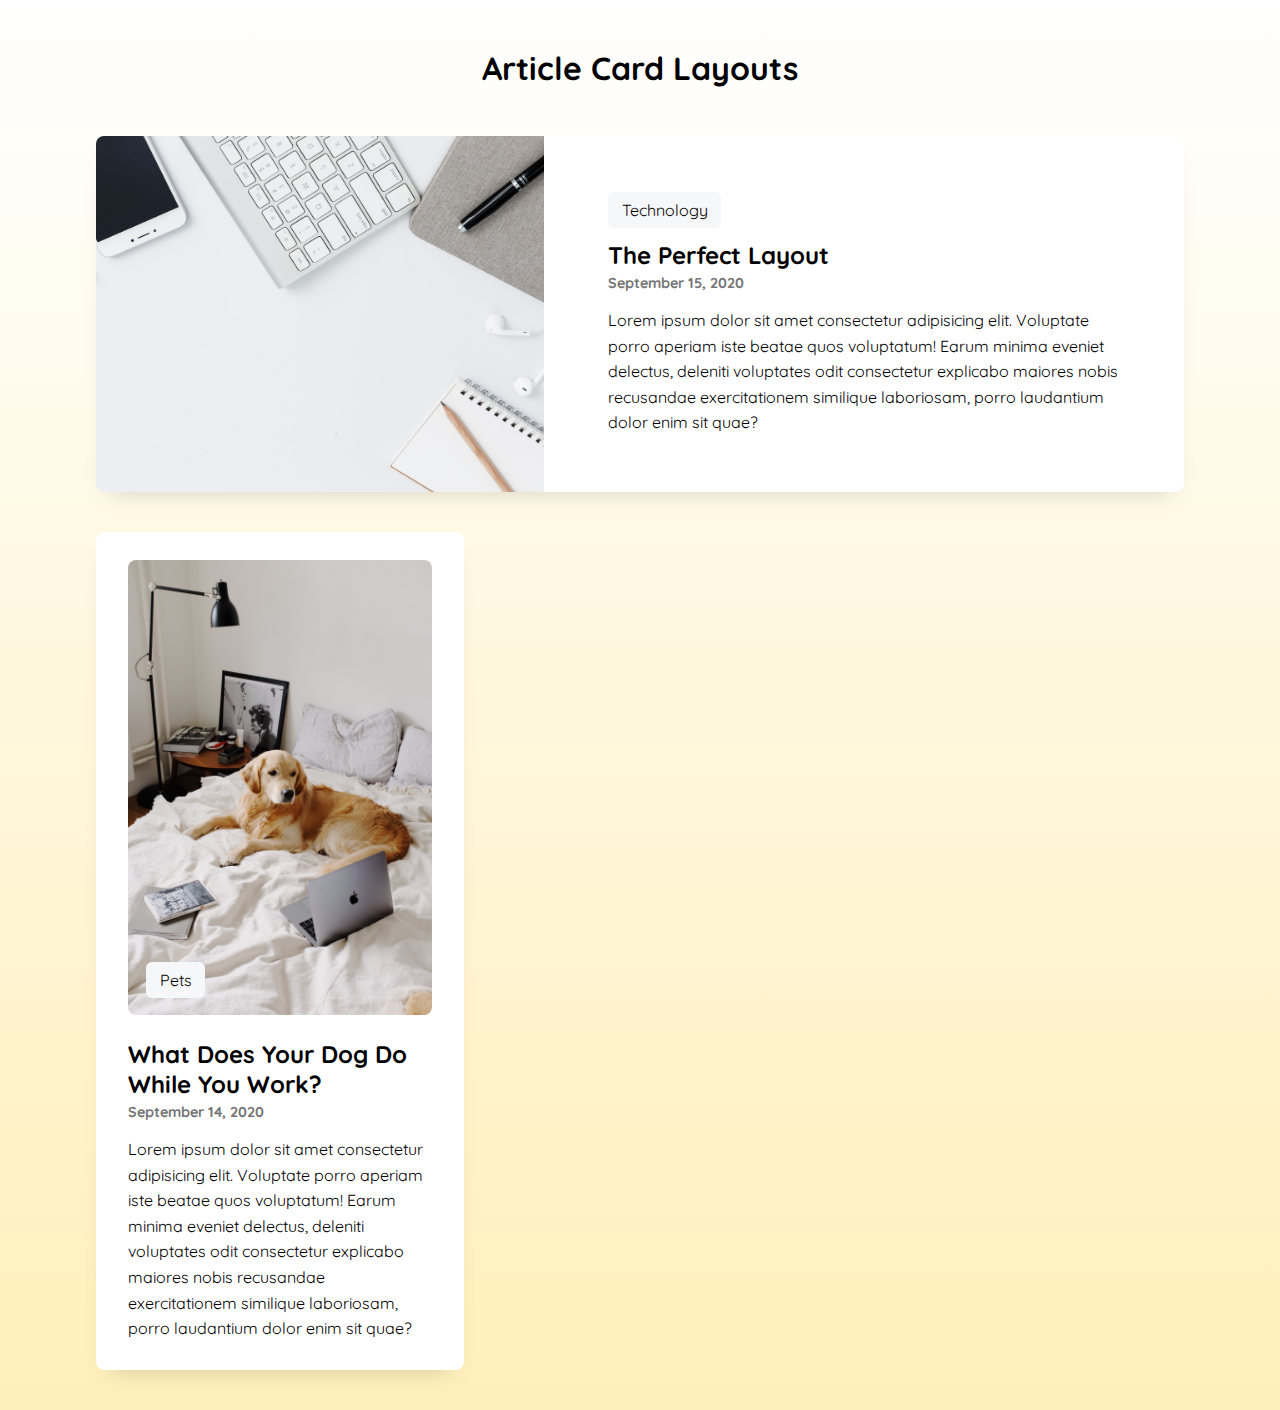
<file: article-cards/index.html>
<!DOCTYPE html>
<html lang="en-US">
<head>
    <meta charset="UTF-8">
    <meta name="viewport" content="width=device-width, initial-scale=1.0">
    <link href="https://fonts.googleapis.com/css2?family=Quicksand:wght@400;700&display=swap" rel="preload stylesheet" as="style">
    <link rel="preload stylesheet" as="style" href="./style.css">
    <title>UI Components | Article Cards</title>
</head>
<body>
    <main class="container">
        <h1 class="title">Article Card Layouts</h1>
        <div class="articles-grid">
            <article class="article--horiz-wide article-card">
                <figure class="article__fig">
                    <img src="./images/computer-desk.jpg" alt="Desk with computer and office supplies" class="article__fig__img article--wide__fig__img">
                </figure>
                <div class="article__desc">
                    <span class="article__desc__chip">Technology</span>
                    <h2 class="article__desc__title">The Perfect Layout</h2>
                    <h3 class="article__desc__date">September 15, 2020</h3>
                    <p class="article__desc__info">Lorem ipsum dolor sit amet consectetur adipisicing elit. Voluptate porro aperiam iste beatae quos voluptatum! Earum minima eveniet delectus, deleniti voluptates odit consectetur explicabo maiores nobis recusandae exercitationem similique laboriosam, porro laudantium dolor enim sit quae?</p>
                </div>
            </article>
            <article class="article--vert article-card">
                <figure class="article__fig article--vert__fig">
                    <img src="./images/bed-dog.jpg" alt="Dog laying on bed with computer and books" class="article__fig__img article--vert__fig__img">
                    <span class="article__desc__chip article--vert__chip">Pets</span>
                </figure>
                <div class="article__desc article--vert__desc">
                    <h2 class="article__desc__title">What Does Your Dog Do While You Work?</h2>
                    <h3 class="article__desc__date">September 14, 2020</h3>
                    <p class="article__desc__info">Lorem ipsum dolor sit amet consectetur adipisicing elit. Voluptate porro aperiam iste beatae quos voluptatum! Earum minima eveniet delectus, deleniti voluptates odit consectetur explicabo maiores nobis recusandae exercitationem similique laboriosam, porro laudantium dolor enim sit quae?</p>
                </div>
            </article>
        </div>
    </main>
</body>
</html>
</file>
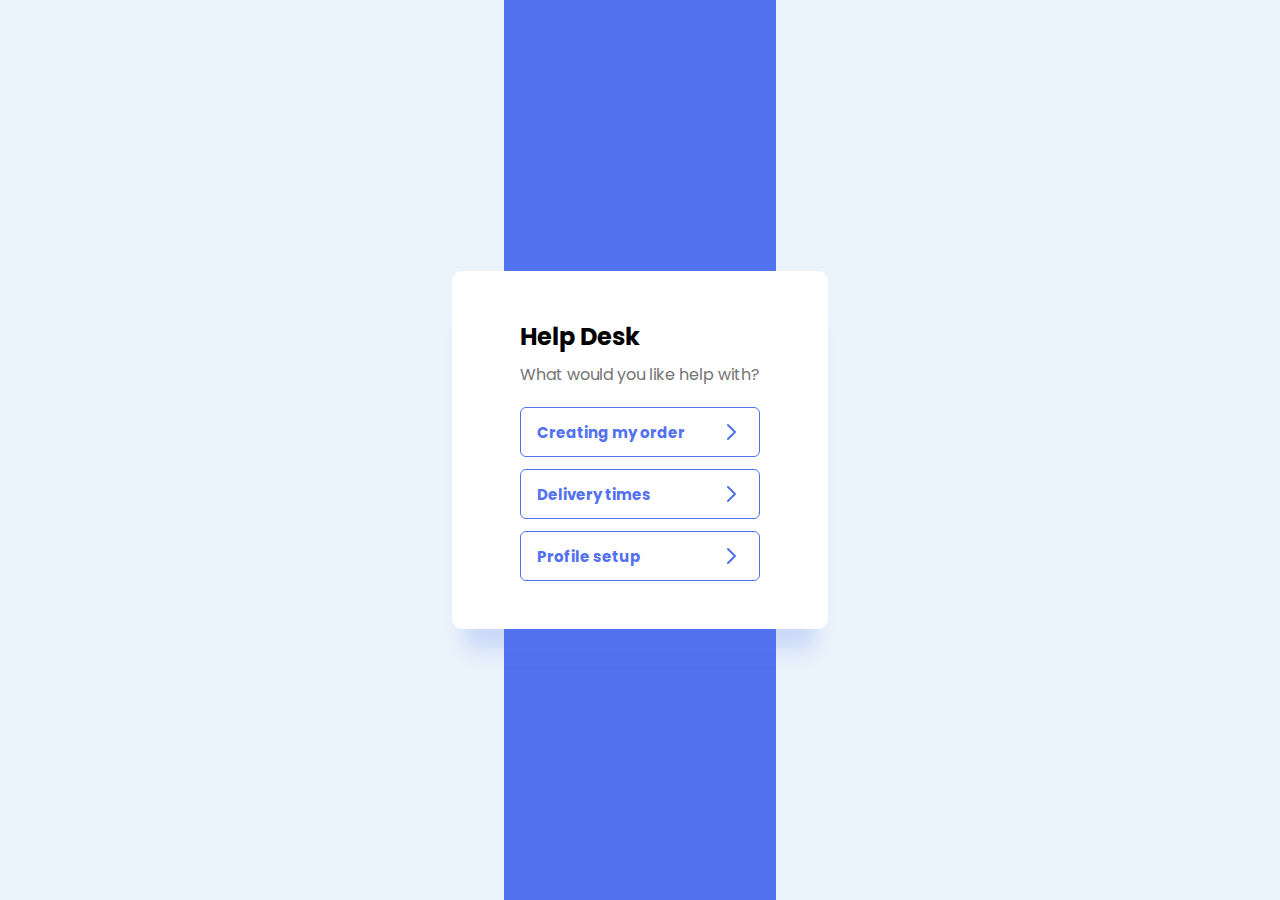
<file: card-with-stripe-bg/index.html>
<!DOCTYPE html>
<html lang="en-US">

<head>
    <meta charset="UTF-8">
    <meta http-equiv="X-UA-Compatible" content="IE=edge">
    <meta name="viewport" content="width=device-width, initial-scale=1.0">
    <title>UI Card</title>
    <link rel="preconnect" href="https://fonts.gstatic.com">
    <link href="https://fonts.googleapis.com/css2?family=Poppins:wght@400;700&display=swap" rel="stylesheet">
    <link rel="stylesheet" href="./style.css">
</head>

<body>
    <div class="vert-stripe"></div>
    <article class="card">
        <h2 class="card__title">Help Desk</h2>
        <p class="card__desc">What would you like help with?</p>
        <button class="card__btn">
            <span>Creating my order</span>
            <svg class="chevron-icon--right" fill="none" stroke="currentColor" viewBox="0 0 24 24"
                xmlns="http://www.w3.org/2000/svg">
                <path stroke-linecap="round" stroke-linejoin="round" stroke-width="2" d="M9 5l7 7-7 7"></path>
            </svg>
        </button>
        <button class="card__btn">
            <span>Delivery times</span>
            <svg class="chevron-icon--right" fill="none" stroke="currentColor" viewBox="0 0 24 24"
                xmlns="http://www.w3.org/2000/svg">
                <path stroke-linecap="round" stroke-linejoin="round" stroke-width="2" d="M9 5l7 7-7 7"></path>
            </svg>
        </button>
        <button class="card__btn">
            <span>Profile setup</span>
            <svg class="chevron-icon--right" fill="none" stroke="currentColor" viewBox="0 0 24 24"
                xmlns="http://www.w3.org/2000/svg">
                <path stroke-linecap="round" stroke-linejoin="round" stroke-width="2" d="M9 5l7 7-7 7"></path>
            </svg>
        </button>
    </article>
</body>

</html>
</file>
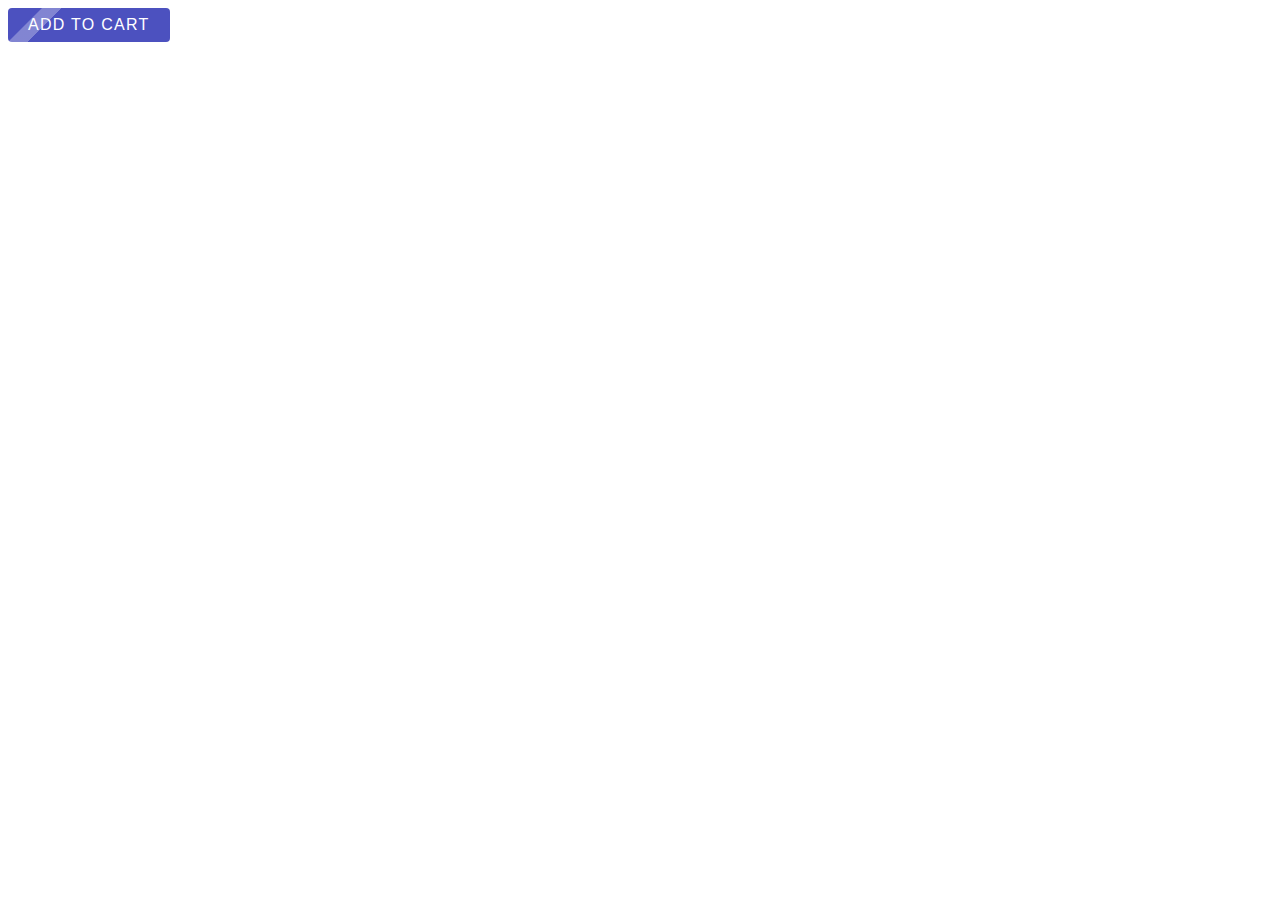
<file: shiny-button/index.html>
<!DOCTYPE html>
<html lang="en-US">
<head>
    <meta charset="UTF-8">
    <meta name="viewport" content="width=device-width, initial-scale=1.0">
    <style>
        button {
            position: relative;
            padding: .5rem 1.25rem;
            background-color: #4C51BF;
            color: #fff;
            border: none;
            cursor: pointer;
            border-radius: 4px;
            font-family: 'Segoe UI', Tahoma, Geneva, Verdana, sans-serif;
            letter-spacing: .08em;
            font-size: 1rem;
            text-transform: uppercase;
        }

        /* Shiny Layer */
        button:before {
            content: '';
            position: absolute;
            top: 0;
            left: 0;
            z-index: 2;
            background: white;
            opacity: 0.3;
            height: 100%;
            width: 100%;
            transform: skewX(-45deg);
            background: linear-gradient(to right, white, white 20px, transparent 20px);
            transform-origin: left bottom;
            animation: shine 10s ease-in infinite;
        }

        /* Button Animation */
        @keyframes shine {
            0% {
                transform: skewX(-45deg) translateX(-100%);
            }

            10% {
                transform: skewX(-45deg) translateX(100%);
            }

            100% {
                transform: skewX(-45deg) translateX(100%);
            }
        }
    </style>
    <title>Shiny Button</title>
</head>
<body>
    <button>Add to Cart</button>
</body>
</html>
</file>
<file: article-cards/style.css>
* {
    margin: 0;
    padding: 0;
    box-sizing: border-box;
    font-family: 'Quicksand', sans-serif;
}

body {
    /* Reverse margin collapse */
    display: flex;
    flex-direction: column;
    background: #FFEFBA;  /* fallback for old browsers */
    background: linear-gradient(to bottom, #fff, #ffefba);
    min-height: 100vh;
}

.container {
    max-width: 68rem;
    width: 92.5%;
    margin: 0 auto;
}

.title {
    margin: 3rem 0;
    text-align: center;
}

.article-card {
    margin-bottom: 2.5rem;
    border-radius: 8px;
    background-color: #fff;
    box-shadow: 0 13px 23px -14px rgba(0, 0, 0, .175);
}

.article--horiz-wide {
    display: grid;
    grid-template-columns: 1.75fr 2.5fr;
}

.article--vert {
    width: 23rem;
    padding: 1.75rem 2rem;
}

.article__fig {
    width: 100%;
}

.article__fig__img {
    display: block;
    width: 100%;
    height: auto;
}

.article--wide__fig__img {
    object-fit: cover;
    height: 100%;
    border-radius: 8px 0 0 8px;
}

.article--vert__fig {
    position: relative;
    display: flex;
    justify-content: center;
    align-items: center;
    margin-bottom: 1.5rem;
}

.article--vert__fig__img {
    width: 100%;
    border-radius: 8px;
}


.article__desc {
    padding: 3.5rem 4rem;
}

.article--vert__desc {
    padding: 0;
}

.article__desc__chip {
    display: inline-block;
    margin-bottom: .75rem;
    padding: .5rem .85rem;
    background-color: hsl(220, 14%, 97%);
    border-radius: 6px;
}

.article--vert__chip {
    position: absolute;
    bottom: 1%;
    left: 6%;
}

.article__desc__title {
    margin-bottom: .25rem;
}

.article__desc__date {
    margin-bottom: 1rem;
    font-size: .9rem;
    color: hsl(0, 0%, 46%);
}

.article__desc__info {
    line-height: 1.6;
}
</file>
<file: card-with-stripe-bg/style.css>
* {
    margin: 0;
    padding: 0;
    box-sizing: border-box;
}

:root {
    --dark-blue: #5372f0;
    --light-blue: #ebf3fb;
    --dark-grey: #747474;
}

html,
body,
h1,
h2,
h3,
button {
    font-family: 'Poppins', sans-serif;
}

body {
    display: grid;
    min-height: 100vh;
    grid-template-columns: 1fr 17rem 1fr;
    background-color: var(--light-blue);
}

.vert-stripe {
    grid-column: 2 / span 1;
    background-color: var(--dark-blue);
}

.card {
    position: absolute;
    top: 50%;
    left: 50%;
    transform: translate(-50%, -50%);
    z-index: 1;
    padding: 3rem 4.25rem;
    background-color: #fff;
    border-radius: 10px;
    box-shadow: 0 34px 18px -13px hsla(228 84% 63% / .2);
}

.card__title {
    margin-bottom: .5rem;
}

.card__desc {
    margin-bottom: 1.25rem;
    color: var(--dark-grey);
}

.card__btn {
    display: flex;
    align-items: center;
    justify-content: space-between;
    max-width: 100%;
    width: 100%;
    padding: .75rem 1rem;
    border: 1px solid var(--dark-blue);
    border-radius: 6px;
    color: var(--dark-blue);
    font-weight: 700;
    font-size: .9375rem;
    background: none;

    /* Transition color of font and svg icon */
    transition:
        background-color 200ms ease-in-out,
        color 200ms ease-in-out;
}

.card__btn:not(:last-of-type) {
    margin-bottom: .75rem;
}

.chevron-icon--right {
    width: 1.5rem;
}

.card__btn:hover {
    background-color: var(--dark-blue);
    color: #fff;
    cursor: pointer;
}
</file>
